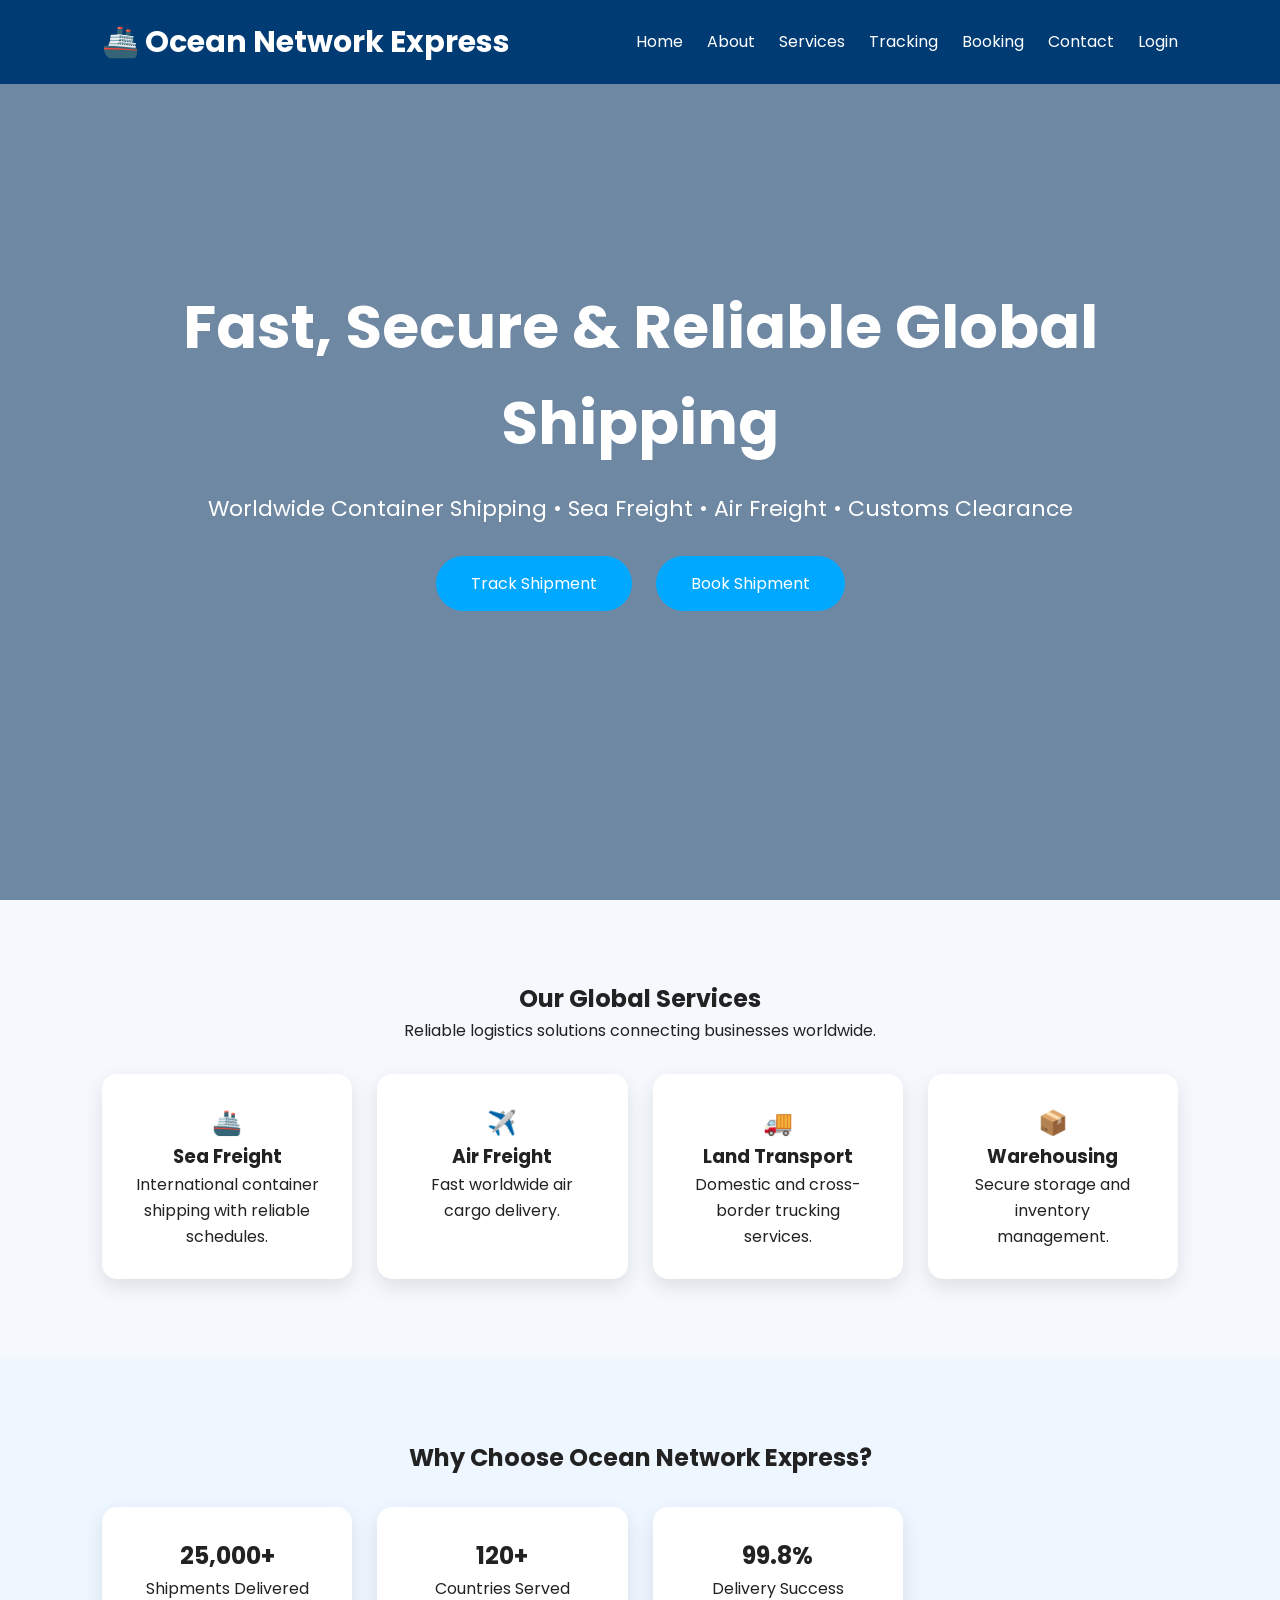
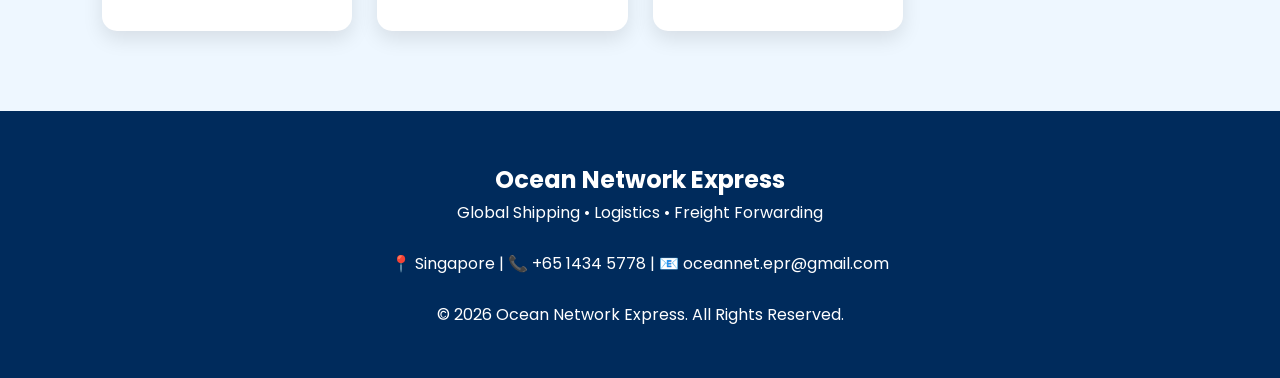
<file: index.html>
<!DOCTYPE html>
<html lang="en">
<head>
<meta charset="UTF-8">
<meta name="viewport" content="width=device-width, initial-scale=1.0">

<title>Ocean Network Express</title>

<link rel="preconnect" href="https://fonts.googleapis.com">
<link rel="preconnect" href="https://fonts.gstatic.com" crossorigin>

<link href="https://fonts.googleapis.com/css2?family=Poppins:wght@300;400;600;700&display=swap" rel="stylesheet">

<link rel="stylesheet" href="style.css">

</head>

<body>

<header>

<div class="logo">
🚢 Ocean Network Express
</div>

<nav>

<a href="index.html">Home</a>

<a href="about.html">About</a>

<a href="services.html">Services</a>

<a href="tracking.html">Tracking</a>

<a href="booking.html">Booking</a>

<a href="contact.html">Contact</a>

<a href="login.html">Login</a>

</nav>

</header>

<section class="hero">

<div>

<h1>Fast, Secure & Reliable Global Shipping</h1>

<p>
Worldwide Container Shipping • Sea Freight • Air Freight • Customs Clearance
</p>

<a href="tracking.html" class="btn">Track Shipment</a>

<a href="booking.html" class="btn">Book Shipment</a>

</div>

</section>

<section>

<center>

<h2>Our Global Services</h2>

<p>Reliable logistics solutions connecting businesses worldwide.</p>

</center>

<div class="cards">

<div class="card">

<h1>🚢</h1>

<h3>Sea Freight</h3>

<p>International container shipping with reliable schedules.</p>

</div>

<div class="card">

<h1>✈️</h1>

<h3>Air Freight</h3>

<p>Fast worldwide air cargo delivery.</p>

</div>

<div class="card">

<h1>🚚</h1>

<h3>Land Transport</h3>

<p>Domestic and cross-border trucking services.</p>

</div>

<div class="card">

<h1>📦</h1>

<h3>Warehousing</h3>

<p>Secure storage and inventory management.</p>

</div>

</div>

</section>

<section style="background:#eef7ff;">

<center>

<h2>Why Choose Ocean Network Express?</h2>

</center>

<div class="cards">

<div class="card">

<h2>25,000+</h2>

<p>Shipments Delivered</p>

</div>

<div class="card">

<h2>120+</h2>

<p>Countries Served</p>

</div>

<div class="card">

<h2>99.8%</h2>

<p>Delivery Success</p>

</div>

<div class="card">

<h2>24/7</h2>

<p>Customer Support</p>

</div>

</div>

</section>

<footer>

<h2>Ocean Network Express</h2>

<p>Global Shipping • Logistics • Freight Forwarding</p>

<br>

<p>
📍 Singapore |
📞 +65 1434 5778 |
📧 oceannet.epr@gmail.com

</p>

<br>

<p>
© 2026 Ocean Network Express. All Rights Reserved.
</p>

</footer>

<script src="script.js"></script>

</body>

</html>
</file>
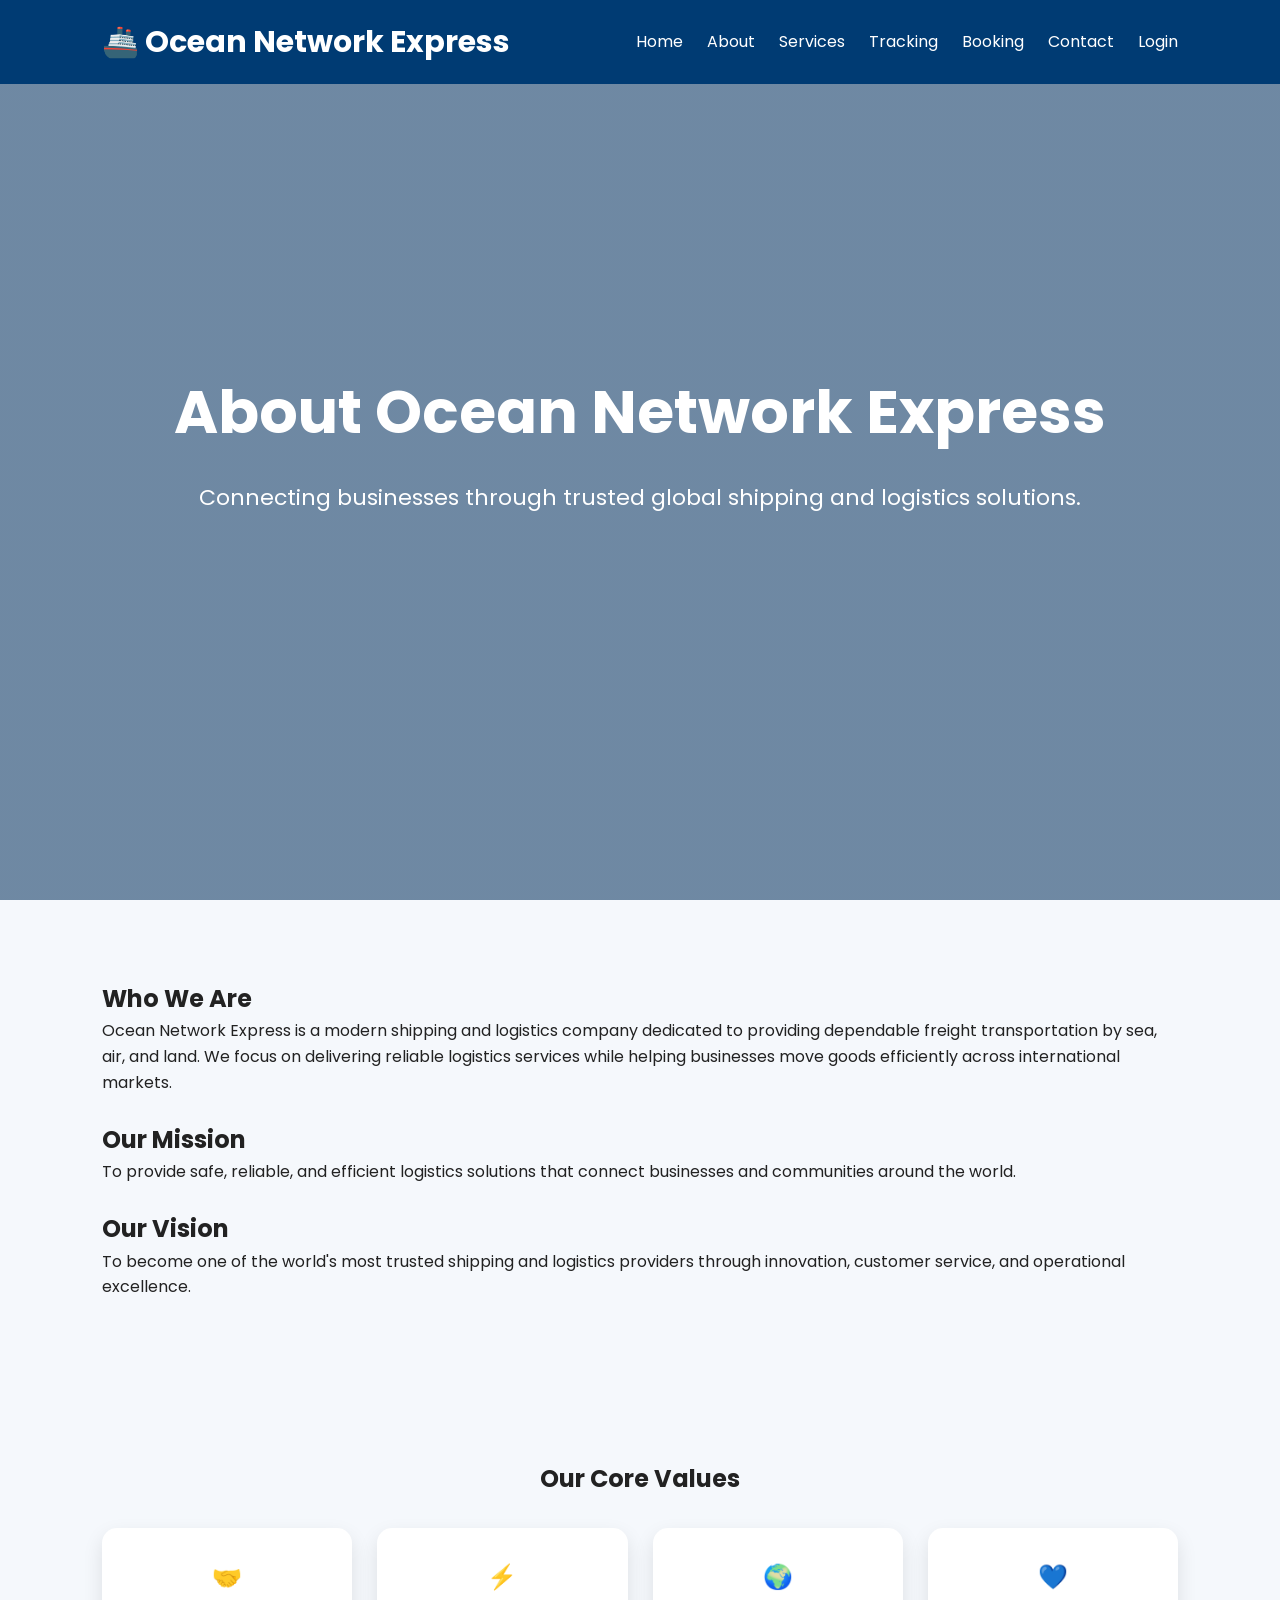
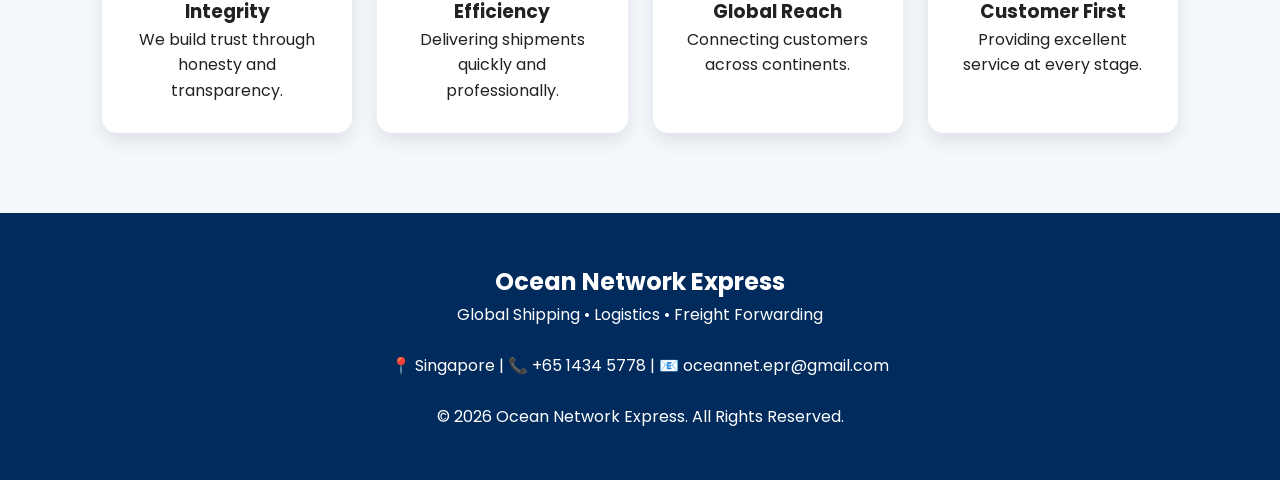
<file: about.html>
<!DOCTYPE html>
<html lang="en">
<head>
<meta charset="UTF-8">
<meta name="viewport" content="width=device-width, initial-scale=1.0">
<title>About Us - Ocean Network Express</title>

<link rel="preconnect" href="https://fonts.googleapis.com">
<link rel="preconnect" href="https://fonts.gstatic.com" crossorigin>

<link href="https://fonts.googleapis.com/css2?family=Poppins:wght@300;400;600;700&display=swap" rel="stylesheet">

<link rel="stylesheet" href="style.css">

</head>

<body>

<header>

<div class="logo">
🚢 Ocean Network Express
</div>

<nav>

<a href="index.html">Home</a>

<a href="about.html">About</a>

<a href="services.html">Services</a>

<a href="tracking.html">Tracking</a>

<a href="booking.html">Booking</a>

<a href="contact.html">Contact</a>

<a href="login.html">Login</a>

</nav>

</header>

<section class="hero">

<div>

<h1>About Ocean Network Express</h1>

<p>
Connecting businesses through trusted global shipping and logistics solutions.
</p>

</div>

</section>

<section>

<h2>Who We Are</h2>

<p>
Ocean Network Express is a modern shipping and logistics company dedicated to providing dependable freight transportation by sea, air, and land. We focus on delivering reliable logistics services while helping businesses move goods efficiently across international markets.
</p>

<br>

<h2>Our Mission</h2>

<p>
To provide safe, reliable, and efficient logistics solutions that connect businesses and communities around the world.
</p>

<br>

<h2>Our Vision</h2>

<p>
To become one of the world's most trusted shipping and logistics providers through innovation, customer service, and operational excellence.
</p>

</section>

<section>

<h2 style="text-align:center;">Our Core Values</h2>

<div class="cards">

<div class="card">
<h2>🤝</h2>
<h3>Integrity</h3>
<p>We build trust through honesty and transparency.</p>
</div>

<div class="card">
<h2>⚡</h2>
<h3>Efficiency</h3>
<p>Delivering shipments quickly and professionally.</p>
</div>

<div class="card">
<h2>🌍</h2>
<h3>Global Reach</h3>
<p>Connecting customers across continents.</p>
</div>

<div class="card">
<h2>💙</h2>
<h3>Customer First</h3>
<p>Providing excellent service at every stage.</p>
</div>

</div>

</section>

<footer>

<h2>Ocean Network Express</h2>

<p>Global Shipping • Logistics • Freight Forwarding</p>

<br>

<p>
📍 Singapore |
📞 +65 1434 5778 |
📧 oceannet.epr@gmail.com
</p>

<br>

<p>© 2026 Ocean Network Express. All Rights Reserved.</p>

</footer>

</body>
</html>
</file>
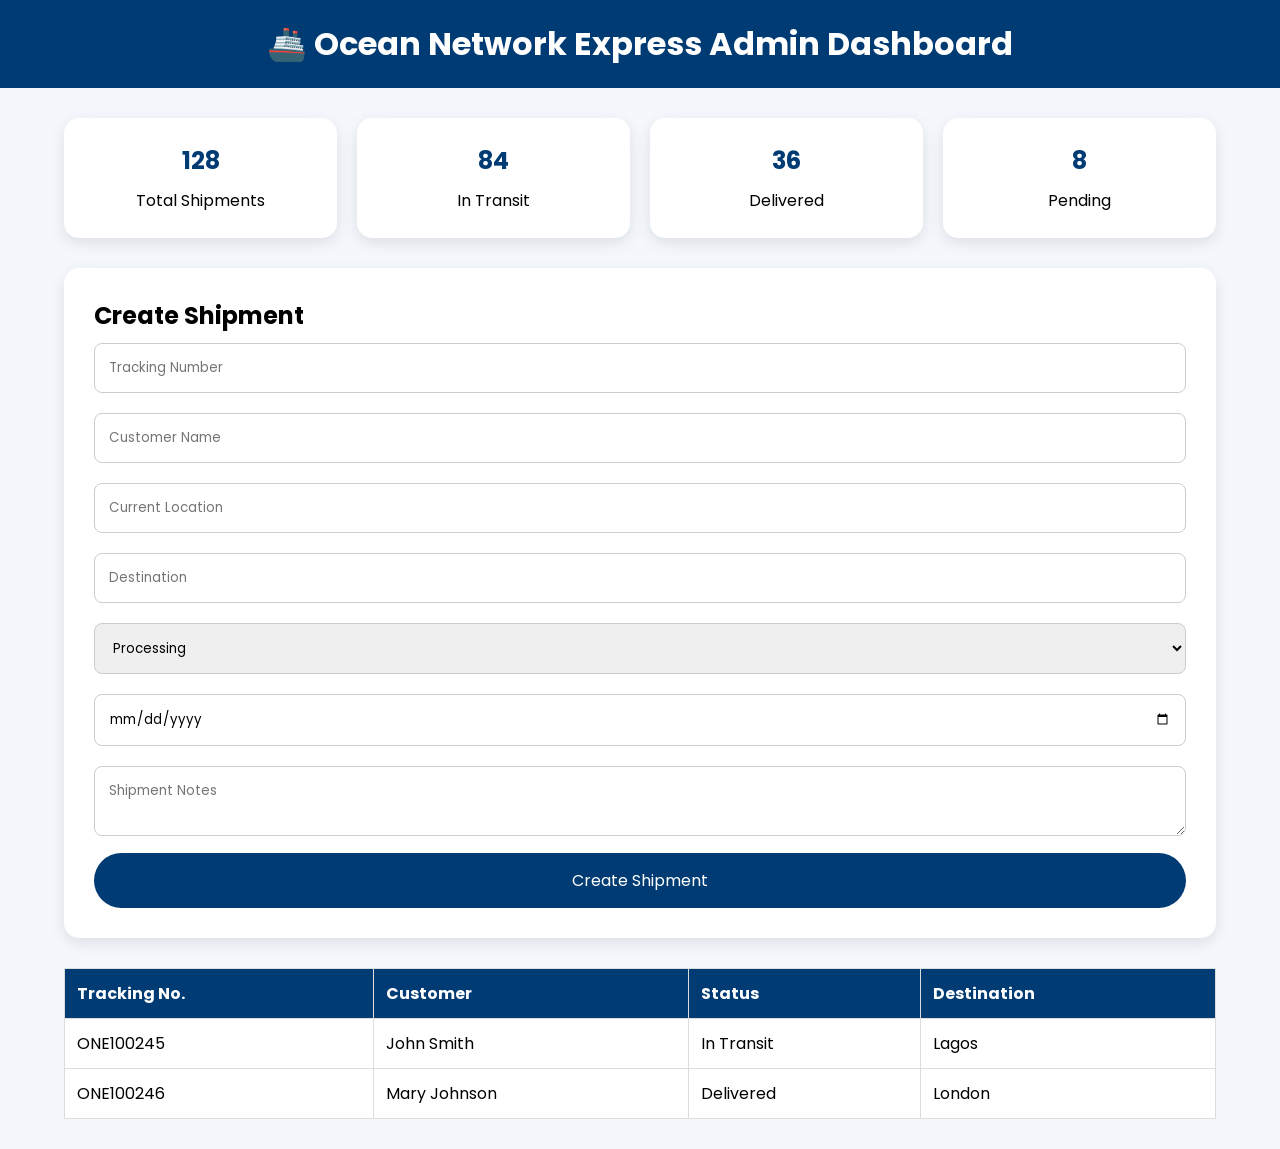
<file: admin.html>
<!DOCTYPE html>
<html lang="en">
<head>
<meta charset="UTF-8">
<meta name="viewport" content="width=device-width, initial-scale=1.0">
<title>Admin Dashboard - Ocean Network Express</title>

<link rel="preconnect" href="https://fonts.googleapis.com">
<link href="https://fonts.googleapis.com/css2?family=Poppins:wght@300;400;600;700&display=swap" rel="stylesheet">

<style>
*{
margin:0;
padding:0;
box-sizing:border-box;
font-family:Poppins,sans-serif;
}

body{
background:#f4f7fb;
}

header{
background:#003b73;
color:white;
padding:20px;
text-align:center;
}

.container{
width:90%;
max-width:1200px;
margin:30px auto;
}

.cards{
display:grid;
grid-template-columns:repeat(auto-fit,minmax(220px,1fr));
gap:20px;
margin-bottom:30px;
}

.card{
background:white;
padding:25px;
border-radius:15px;
box-shadow:0 5px 15px rgba(0,0,0,.1);
text-align:center;
}

.card h2{
color:#003b73;
margin-bottom:10px;
}

.form-box{
background:white;
padding:30px;
border-radius:15px;
box-shadow:0 5px 15px rgba(0,0,0,.1);
}

input,select,textarea{
width:100%;
padding:14px;
margin:10px 0;
border:1px solid #ccc;
border-radius:8px;
}

button{
background:#003b73;
color:white;
border:none;
padding:15px;
width:100%;
border-radius:30px;
font-size:16px;
cursor:pointer;
}

button:hover{
background:#00539f;
}

table{
width:100%;
margin-top:30px;
border-collapse:collapse;
background:white;
}

table th,table td{
padding:12px;
border:1px solid #ddd;
text-align:left;
}

table th{
background:#003b73;
color:white;
}
</style>

</head>

<body>

<header>

<h1>🚢 Ocean Network Express Admin Dashboard</h1>

</header>

<div class="container">

<div class="cards">

<div class="card">
<h2>128</h2>
<p>Total Shipments</p>
</div>

<div class="card">
<h2>84</h2>
<p>In Transit</p>
</div>

<div class="card">
<h2>36</h2>
<p>Delivered</p>
</div>

<div class="card">
<h2>8</h2>
<p>Pending</p>
</div>

</div>

<div class="form-box">

<h2>Create Shipment</h2>

<input type="text" placeholder="Tracking Number">

<input type="text" placeholder="Customer Name">

<input type="text" placeholder="Current Location">

<input type="text" placeholder="Destination">

<select>

<option>Processing</option>

<option>In Transit</option>

<option>Arrived</option>

<option>Out for Delivery</option>

<option>Delivered</option>

</select>

<input type="date">

<textarea placeholder="Shipment Notes"></textarea>

<button>Create Shipment</button>

</div>

<table>

<tr>
<th>Tracking No.</th>
<th>Customer</th>
<th>Status</th>
<th>Destination</th>
</tr>

<tr>
<td>ONE100245</td>
<td>John Smith</td>
<td>In Transit</td>
<td>Lagos</td>
</tr>

<tr>
<td>ONE100246</td>
<td>Mary Johnson</td>
<td>Delivered</td>
<td>London</td>
</tr>

</table>

</div>

</body>
</html>
</file>
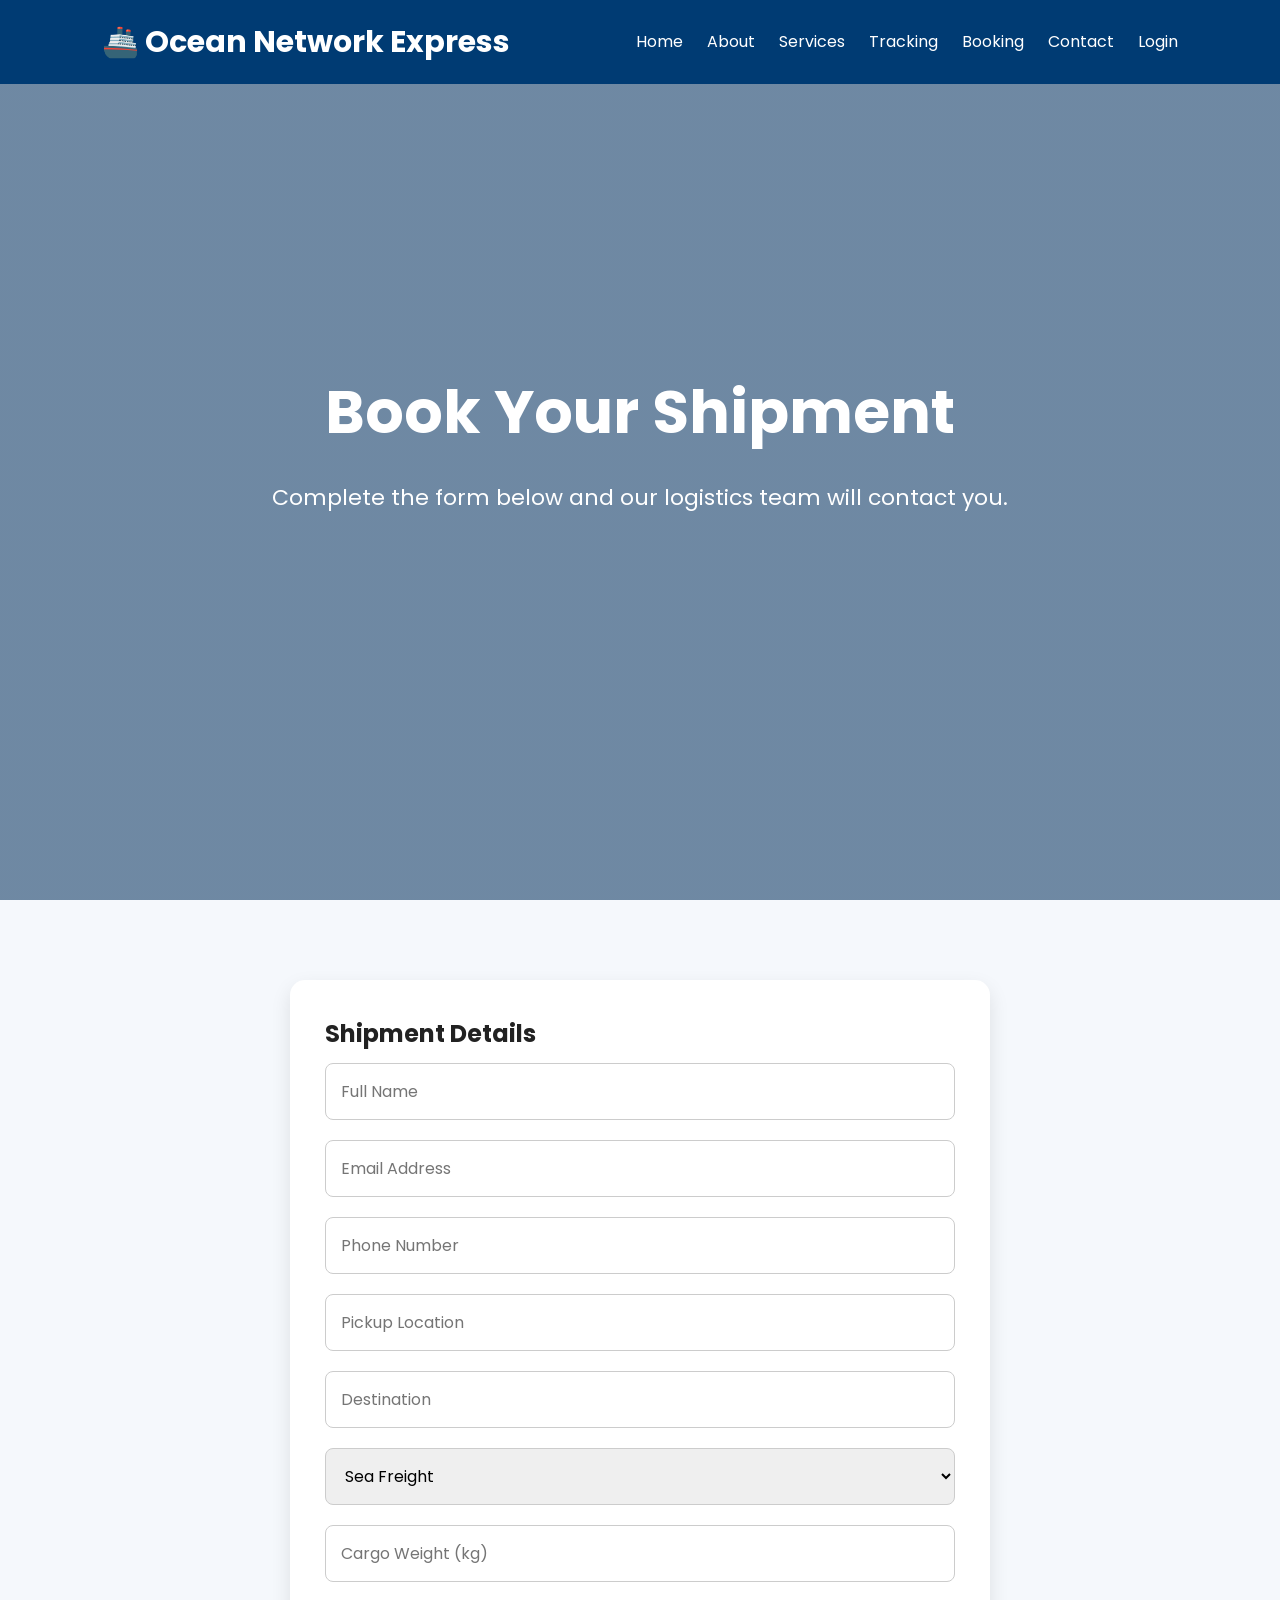
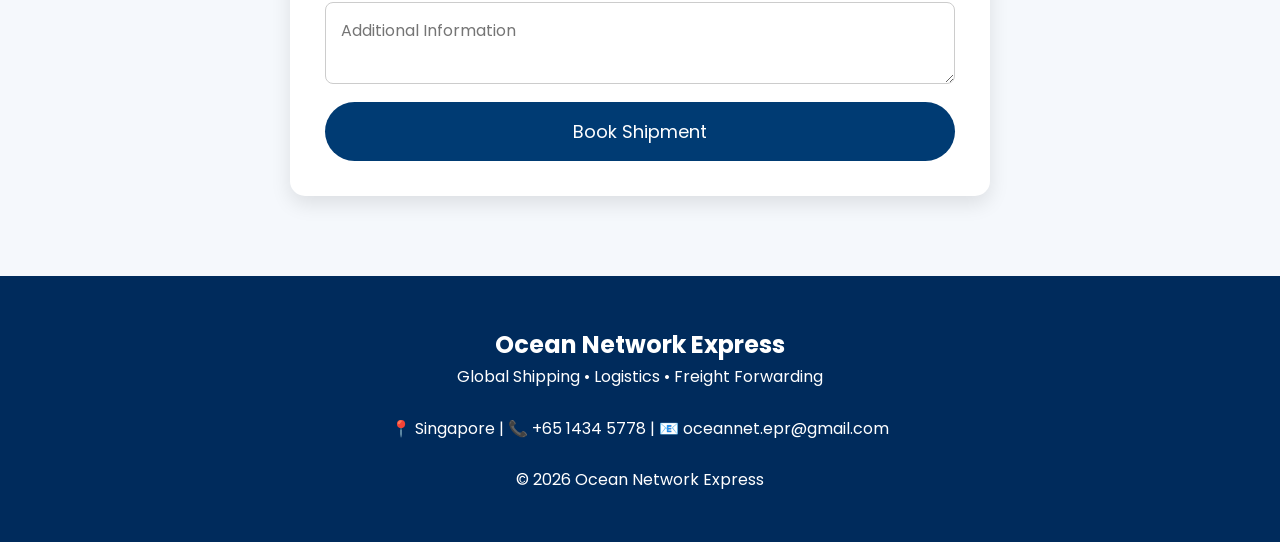
<file: booking.html>
<!DOCTYPE html>
<html lang="en">
<head>

<meta charset="UTF-8">
<meta name="viewport" content="width=device-width, initial-scale=1.0">

<title>Book Shipment - Ocean Network Express</title>

<link rel="preconnect" href="https://fonts.googleapis.com">
<link rel="preconnect" href="https://fonts.gstatic.com" crossorigin>

<link href="https://fonts.googleapis.com/css2?family=Poppins:wght@300;400;600;700&display=swap" rel="stylesheet">

<link rel="stylesheet" href="style.css">

<style>

form{
max-width:700px;
margin:auto;
background:white;
padding:35px;
border-radius:15px;
box-shadow:0 8px 20px rgba(0,0,0,.1);
}

input,
select,
textarea{
width:100%;
padding:15px;
margin:10px 0;
border:1px solid #ccc;
border-radius:8px;
font-size:16px;
}

button{
width:100%;
padding:16px;
background:#003b73;
color:white;
border:none;
border-radius:30px;
font-size:18px;
cursor:pointer;
}

button:hover{
background:#00539f;
}

</style>

</head>

<body>

<header>

<div class="logo">🚢 Ocean Network Express</div>

<nav>

<a href="index.html">Home</a>
<a href="about.html">About</a>
<a href="services.html">Services</a>
<a href="tracking.html">Tracking</a>
<a href="booking.html">Booking</a>
<a href="contact.html">Contact</a>
<a href="login.html">Login</a>

</nav>

</header>

<section class="hero">

<div>

<h1>Book Your Shipment</h1>

<p>Complete the form below and our logistics team will contact you.</p>

</div>

</section>

<section>

<form>

<h2>Shipment Details</h2>

<input type="text" placeholder="Full Name" required>

<input type="email" placeholder="Email Address" required>

<input type="tel" placeholder="Phone Number">

<input type="text" placeholder="Pickup Location">

<input type="text" placeholder="Destination">

<select>

<option>Sea Freight</option>

<option>Air Freight</option>

<option>Road Transport</option>

</select>

<input type="number" placeholder="Cargo Weight (kg)">

<textarea placeholder="Additional Information"></textarea>

<button type="submit">

Book Shipment

</button>

</form>

</section>

<footer>

<h2>Ocean Network Express</h2>

<p>Global Shipping • Logistics • Freight Forwarding</p>

<br>

<p>

📍 Singapore

|

📞 +65 1434 5778

|

📧 oceannet.epr@gmail.com

</p>

<br>

<p>

© 2026 Ocean Network Express

</p>

</footer>

</body>
</html>
</file>
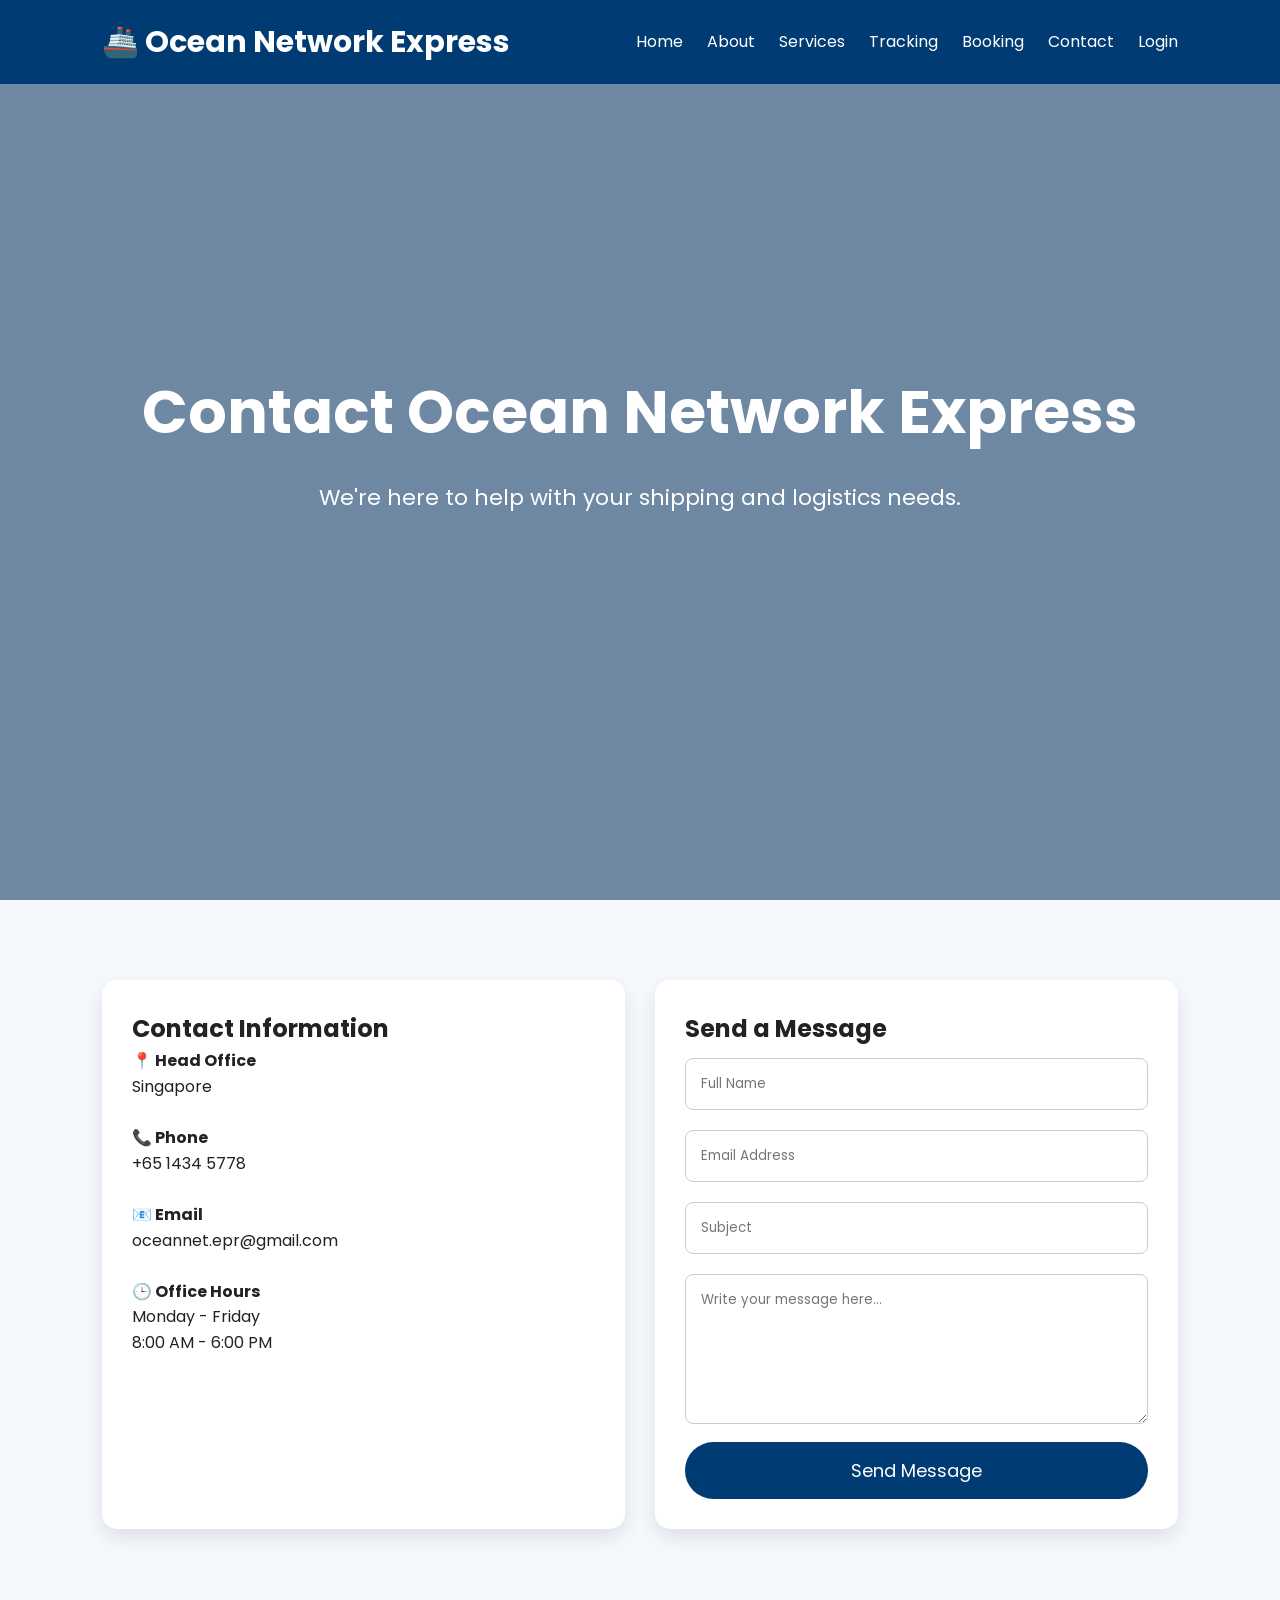
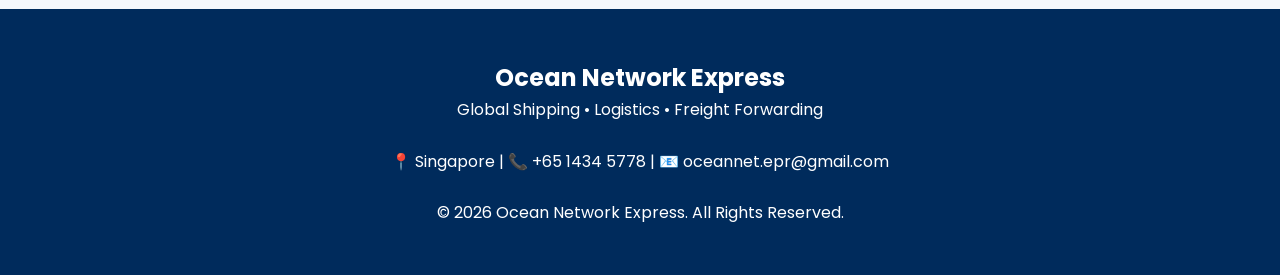
<file: contact.html>
<!DOCTYPE html>
<html lang="en">
<head>

<meta charset="UTF-8">
<meta name="viewport" content="width=device-width, initial-scale=1.0">

<title>Contact Us - Ocean Network Express</title>

<link rel="preconnect" href="https://fonts.googleapis.com">
<link rel="preconnect" href="https://fonts.gstatic.com" crossorigin>

<link href="https://fonts.googleapis.com/css2?family=Poppins:wght@300;400;600;700&display=swap" rel="stylesheet">

<link rel="stylesheet" href="style.css">

<style>

.contact{
display:grid;
grid-template-columns:repeat(auto-fit,minmax(300px,1fr));
gap:30px;
}

.box{
background:#fff;
padding:30px;
border-radius:15px;
box-shadow:0 8px 20px rgba(0,0,0,.1);
}

input,
textarea{
width:100%;
padding:15px;
margin:10px 0;
border:1px solid #ccc;
border-radius:8px;
}

textarea{
height:150px;
}

button{
width:100%;
padding:15px;
background:#003b73;
color:white;
border:none;
border-radius:30px;
font-size:18px;
cursor:pointer;
}

button:hover{
background:#00539f;
}

</style>

</head>

<body>

<header>

<div class="logo">🚢 Ocean Network Express</div>

<nav>

<a href="index.html">Home</a>
<a href="about.html">About</a>
<a href="services.html">Services</a>
<a href="tracking.html">Tracking</a>
<a href="booking.html">Booking</a>
<a href="contact.html">Contact</a>
<a href="login.html">Login</a>

</nav>

</header>

<section class="hero">

<div>

<h1>Contact Ocean Network Express</h1>

<p>We're here to help with your shipping and logistics needs.</p>

</div>

</section>

<section>

<div class="contact">

<div class="box">

<h2>Contact Information</h2>

<p><strong>📍 Head Office</strong></p>

<p>Singapore</p>

<br>

<p><strong>📞 Phone</strong></p>

<p>+65 1434 5778</p>

<br>

<p><strong>📧 Email</strong></p>

<p>oceannet.epr@gmail.com</p>

<br>

<p><strong>🕒 Office Hours</strong></p>

<p>Monday - Friday</p>

<p>8:00 AM - 6:00 PM</p>

</div>

<div class="box">

<h2>Send a Message</h2>

<form>

<input type="text" placeholder="Full Name">

<input type="email" placeholder="Email Address">

<input type="text" placeholder="Subject">

<textarea placeholder="Write your message here..."></textarea>

<button>Send Message</button>

</form>

</div>

</div>

</section>

<footer>

<h2>Ocean Network Express</h2>

<p>Global Shipping • Logistics • Freight Forwarding</p>

<br>

<p>
📍 Singapore |
📞 +65 1434 5778 |
📧 oceannet.epr@gmail.com
</p>

<br>

<p>© 2026 Ocean Network Express. All Rights Reserved.</p>

</footer>

</body>
</html>
</file>
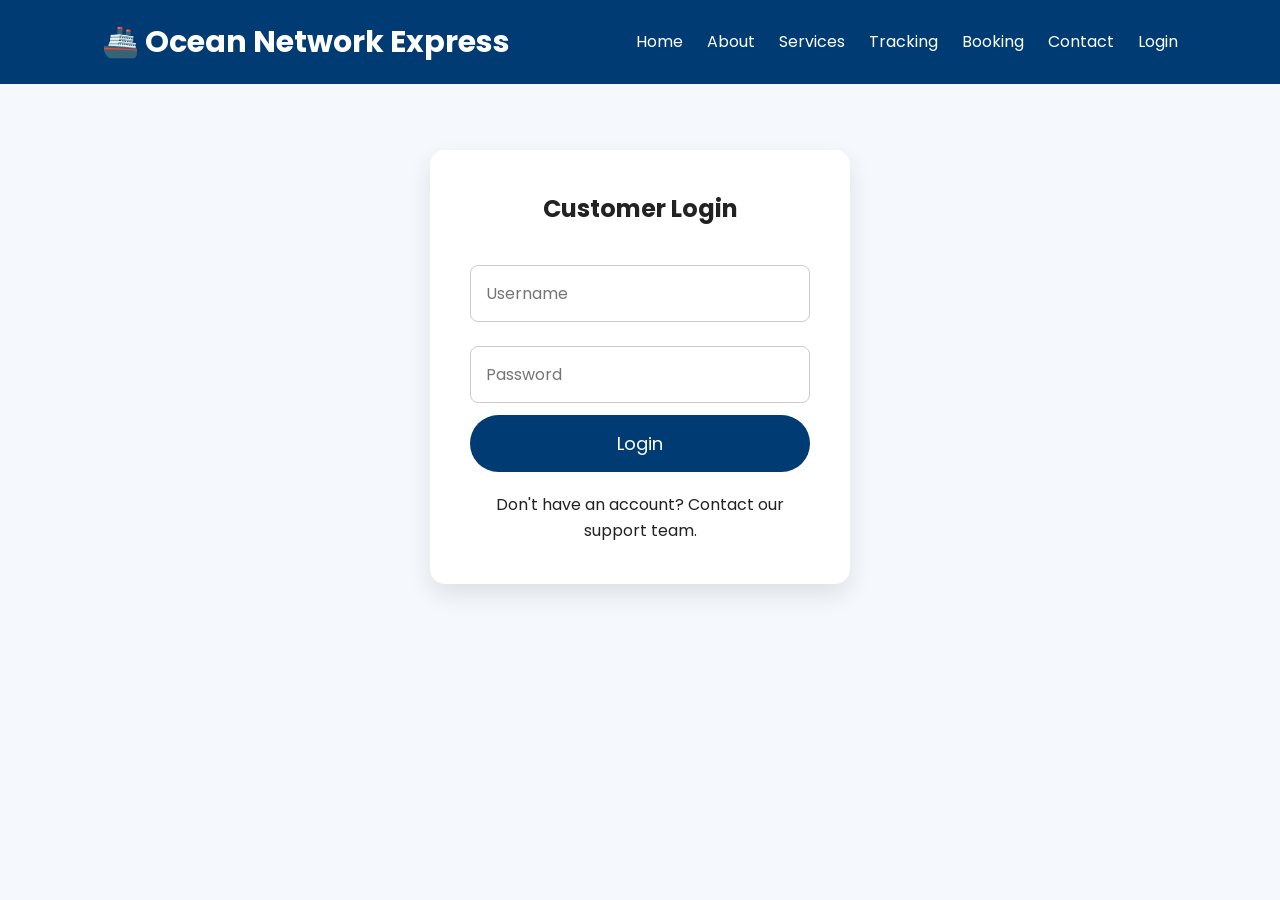
<file: login.html>
<!DOCTYPE html>
<html lang="en">
<head>

<meta charset="UTF-8">
<meta name="viewport" content="width=device-width, initial-scale=1.0">

<title>Customer Login - Ocean Network Express</title>

<link rel="preconnect" href="https://fonts.googleapis.com">
<link rel="preconnect" href="https://fonts.gstatic.com" crossorigin>

<link href="https://fonts.googleapis.com/css2?family=Poppins:wght@300;400;600;700&display=swap" rel="stylesheet">

<link rel="stylesheet" href="style.css">

<style>

.login-box{
max-width:420px;
margin:150px auto 80px;
background:white;
padding:40px;
border-radius:15px;
box-shadow:0 10px 25px rgba(0,0,0,.1);
}

.login-box h2{
text-align:center;
margin-bottom:25px;
}

.login-box input{
width:100%;
padding:15px;
margin:12px 0;
border:1px solid #ccc;
border-radius:8px;
font-size:16px;
}

.login-box button{
width:100%;
padding:15px;
background:#003b73;
color:white;
border:none;
border-radius:30px;
font-size:18px;
cursor:pointer;
}

.login-box button:hover{
background:#00539f;
}

.login-box p{
text-align:center;
margin-top:20px;
}

</style>

</head>

<body>

<header>

<div class="logo">🚢 Ocean Network Express</div>

<nav>

<a href="index.html">Home</a>
<a href="about.html">About</a>
<a href="services.html">Services</a>
<a href="tracking.html">Tracking</a>
<a href="booking.html">Booking</a>
<a href="contact.html">Contact</a>
<a href="login.html">Login</a>

</nav>

</header>

<div class="login-box">

<h2>Customer Login</h2>

<form action="admin.html">

<input type="text" placeholder="Username" required>

<input type="password" placeholder="Password" required>

<button type="submit">
Login
</button>

</form>

<p>
Don't have an account? Contact our support team.
</p>

</div>

</body>
</html>
</file>
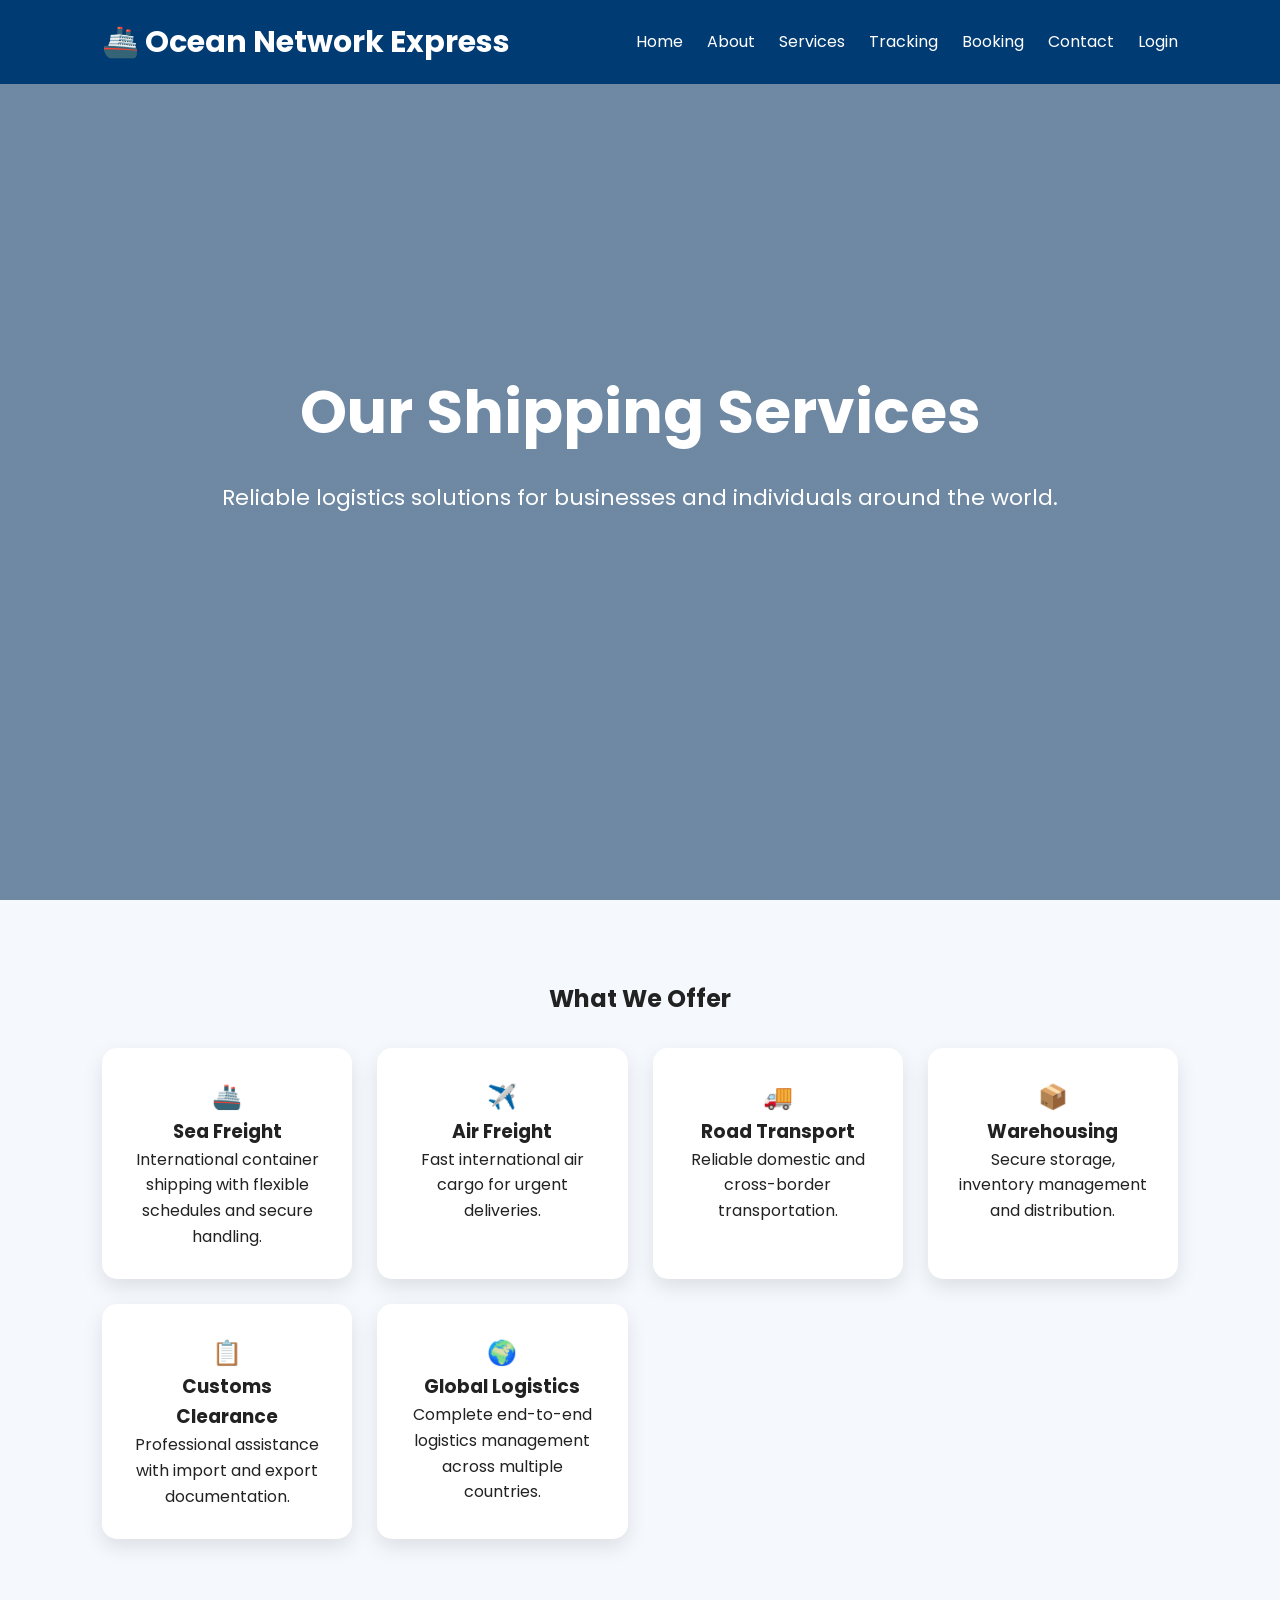
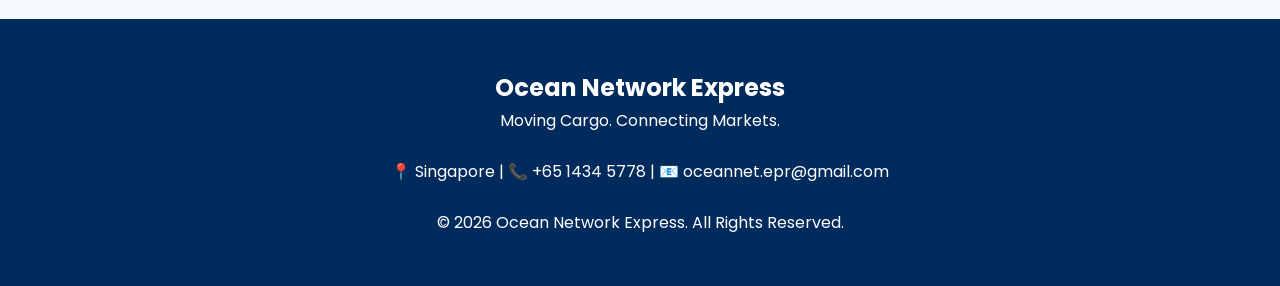
<file: services.html>
<!DOCTYPE html>
<html lang="en">
<head>
<meta charset="UTF-8">
<meta name="viewport" content="width=device-width, initial-scale=1.0">
<title>Services - Ocean Network Express</title>

<link rel="preconnect" href="https://fonts.googleapis.com">
<link rel="preconnect" href="https://fonts.gstatic.com" crossorigin>

<link href="https://fonts.googleapis.com/css2?family=Poppins:wght@300;400;600;700&display=swap" rel="stylesheet">

<link rel="stylesheet" href="style.css">
</head>

<body>

<header>

<div class="logo">🚢 Ocean Network Express</div>

<nav>
<a href="index.html">Home</a>
<a href="about.html">About</a>
<a href="services.html">Services</a>
<a href="tracking.html">Tracking</a>
<a href="booking.html">Booking</a>
<a href="contact.html">Contact</a>
<a href="login.html">Login</a>
</nav>

</header>

<section class="hero">

<div>

<h1>Our Shipping Services</h1>

<p>Reliable logistics solutions for businesses and individuals around the world.</p>

</div>

</section>

<section>

<h2 style="text-align:center;">What We Offer</h2>

<div class="cards">

<div class="card">
<h1>🚢</h1>
<h3>Sea Freight</h3>
<p>International container shipping with flexible schedules and secure handling.</p>
</div>

<div class="card">
<h1>✈️</h1>
<h3>Air Freight</h3>
<p>Fast international air cargo for urgent deliveries.</p>
</div>

<div class="card">
<h1>🚚</h1>
<h3>Road Transport</h3>
<p>Reliable domestic and cross-border transportation.</p>
</div>

<div class="card">
<h1>📦</h1>
<h3>Warehousing</h3>
<p>Secure storage, inventory management and distribution.</p>
</div>

<div class="card">
<h1>📋</h1>
<h3>Customs Clearance</h3>
<p>Professional assistance with import and export documentation.</p>
</div>

<div class="card">
<h1>🌍</h1>
<h3>Global Logistics</h3>
<p>Complete end-to-end logistics management across multiple countries.</p>
</div>

</div>

</section>

<footer>

<h2>Ocean Network Express</h2>

<p>Moving Cargo. Connecting Markets.</p>

<br>

<p>📍 Singapore | 📞 +65 1434 5778 | 📧 oceannet.epr@gmail.com</p>

<br>

<p>© 2026 Ocean Network Express. All Rights Reserved.</p>

</footer>

</body>
</html>
</file>
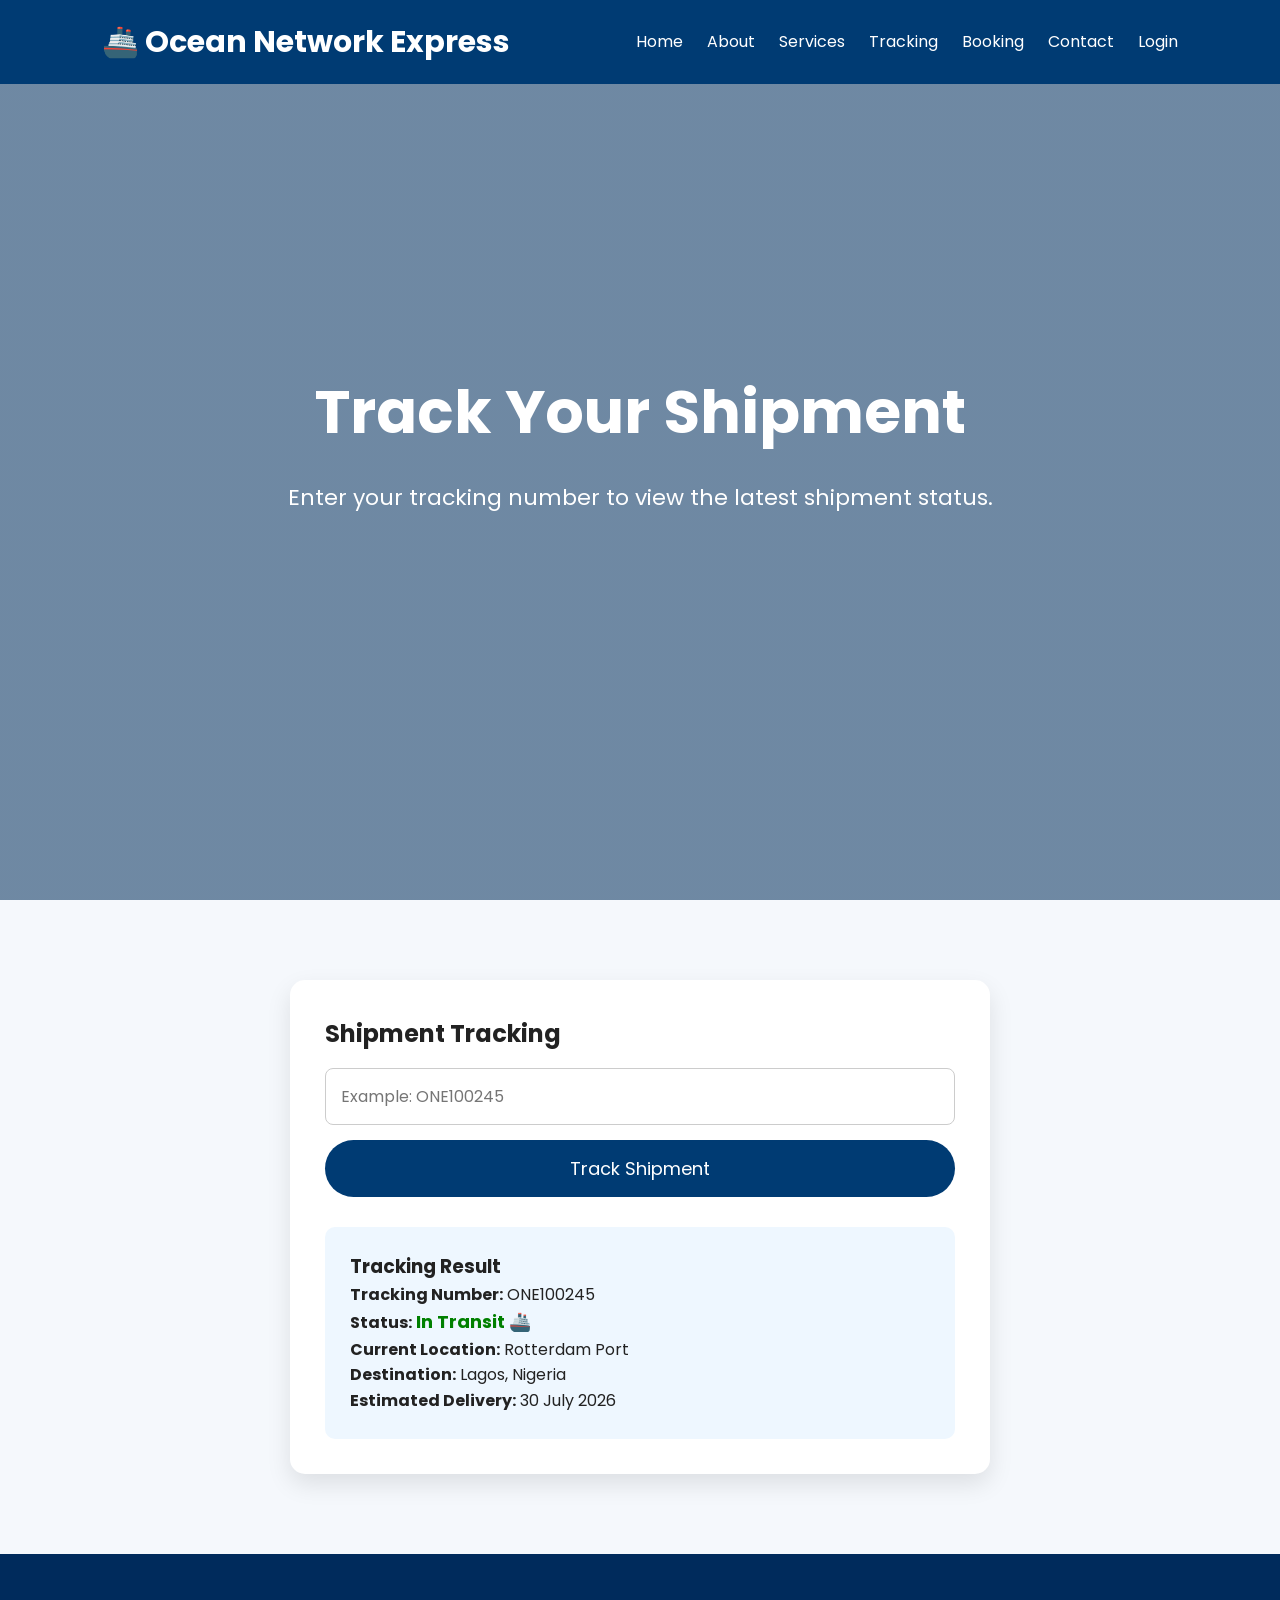
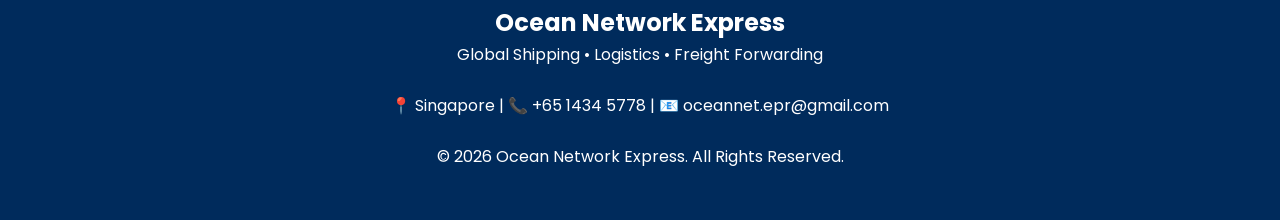
<file: tracking.html>
<!DOCTYPE html>
<html lang="en">
<head>

<meta charset="UTF-8">
<meta name="viewport" content="width=device-width, initial-scale=1.0">

<title>Track Shipment - Ocean Network Express</title>

<link rel="preconnect" href="https://fonts.googleapis.com">
<link rel="preconnect" href="https://fonts.gstatic.com" crossorigin>

<link href="https://fonts.googleapis.com/css2?family=Poppins:wght@300;400;600;700&display=swap" rel="stylesheet">

<link rel="stylesheet" href="style.css">

<style>

.track-box{
max-width:700px;
margin:auto;
background:white;
padding:35px;
border-radius:15px;
box-shadow:0 10px 25px rgba(0,0,0,.1);
}

.track-box input{
width:100%;
padding:15px;
margin:15px 0;
border:1px solid #ccc;
border-radius:8px;
font-size:16px;
}

.track-box button{
width:100%;
padding:15px;
background:#003b73;
color:white;
border:none;
border-radius:30px;
font-size:18px;
cursor:pointer;
}

.result{
margin-top:30px;
padding:25px;
background:#eef7ff;
border-radius:10px;
}

.status{
color:green;
font-weight:bold;
font-size:18px;
}

</style>

</head>

<body>

<header>

<div class="logo">🚢 Ocean Network Express</div>

<nav>

<a href="index.html">Home</a>
<a href="about.html">About</a>
<a href="services.html">Services</a>
<a href="tracking.html">Tracking</a>
<a href="booking.html">Booking</a>
<a href="contact.html">Contact</a>
<a href="login.html">Login</a>

</nav>

</header>

<section class="hero">

<div>

<h1>Track Your Shipment</h1>

<p>Enter your tracking number to view the latest shipment status.</p>

</div>

</section>

<section>

<div class="track-box">

<h2>Shipment Tracking</h2>

<input type="text" placeholder="Example: ONE100245">

<button>Track Shipment</button>

<div class="result">

<h3>Tracking Result</h3>

<p><strong>Tracking Number:</strong> ONE100245</p>

<p><strong>Status:</strong> <span class="status">In Transit 🚢</span></p>

<p><strong>Current Location:</strong> Rotterdam Port</p>

<p><strong>Destination:</strong> Lagos, Nigeria</p>

<p><strong>Estimated Delivery:</strong> 30 July 2026</p>

</div>

</div>

</section>

<footer>

<h2>Ocean Network Express</h2>

<p>Global Shipping • Logistics • Freight Forwarding</p>

<br>

<p>
📍 Singapore |
📞 +65 1434 5778 |
📧 oceannet.epr@gmail.com
</p>

<br>

<p>© 2026 Ocean Network Express. All Rights Reserved.</p>

</footer>

</body>
</html>
</file>
<file: style.css>
*{
    margin:0;
    padding:0;
    box-sizing:border-box;
    font-family:'Poppins',sans-serif;
}

body{
    background:#f5f8fc;
    color:#222;
    line-height:1.6;
}

header{
    position:fixed;
    top:0;
    width:100%;
    background:#003b73;
    color:#fff;
    display:flex;
    justify-content:space-between;
    align-items:center;
    padding:18px 8%;
    z-index:1000;
}

.logo{
    font-size:30px;
    font-weight:700;
}

nav a{
    color:#fff;
    text-decoration:none;
    margin-left:20px;
    transition:.3s;
}

nav a:hover{
    color:#00c6ff;
}

.hero{
    height:100vh;
    background:
    linear-gradient(rgba(0,45,90,.55),rgba(0,45,90,.55)),
    url("https://images.unsplash.com/photo-1578575437130-527eed3abbec?auto=format&fit=crop&w=1600&q=80");
    background-size:cover;
    background-position:center;
    display:flex;
    justify-content:center;
    align-items:center;
    text-align:center;
    color:white;
}

.hero h1{
    font-size:60px;
}

.hero p{
    font-size:22px;
    margin:20px 0;
}

.btn{
    display:inline-block;
    padding:15px 35px;
    background:#00a8ff;
    color:white;
    text-decoration:none;
    border-radius:40px;
    margin:10px;
    transition:.3s;
}

.btn:hover{
    background:#0088cc;
}

section{
    padding:80px 8%;
}

.cards{
    display:grid;
    grid-template-columns:repeat(auto-fit,minmax(240px,1fr));
    gap:25px;
    margin-top:30px;
}

.card{
    background:white;
    padding:30px;
    border-radius:15px;
    box-shadow:0 8px 20px rgba(0,0,0,.1);
    text-align:center;
}

footer{
    background:#002b5c;
    color:white;
    padding:50px 8%;
    text-align:center;
}
</file>
